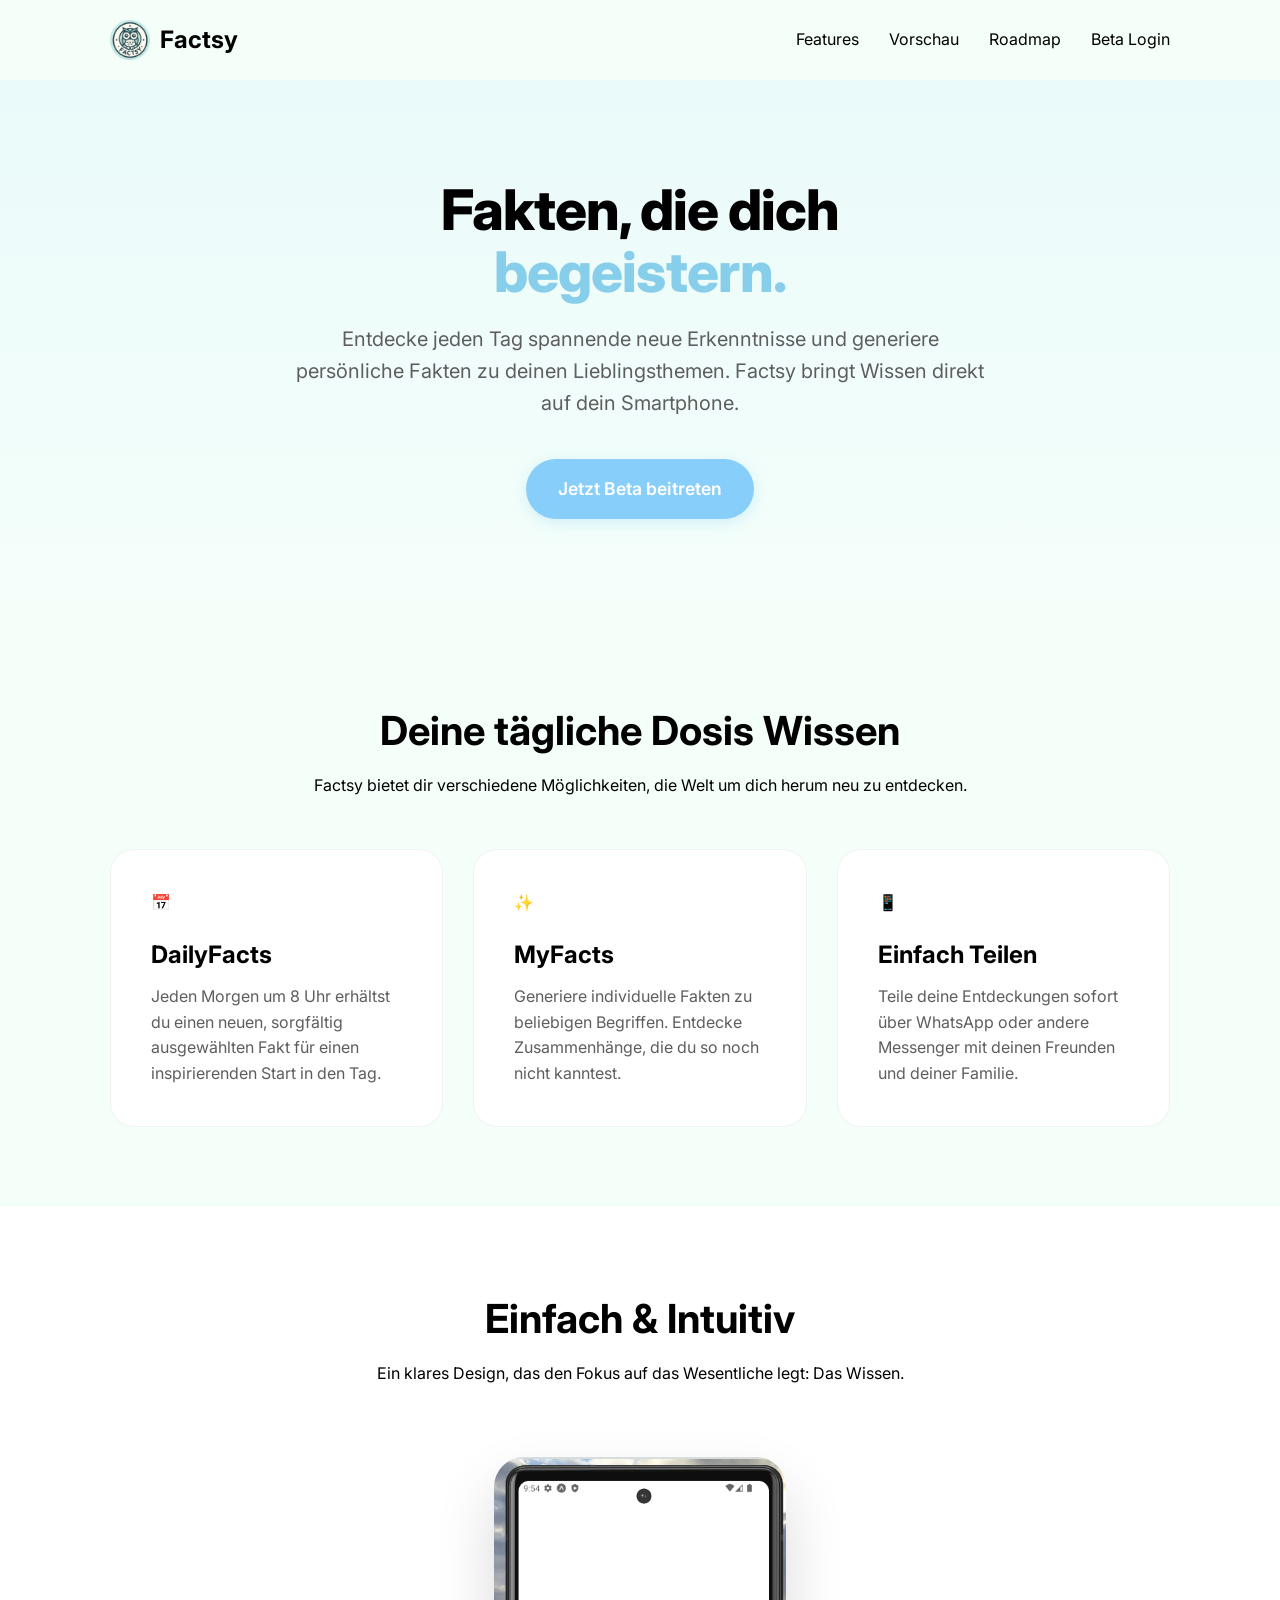
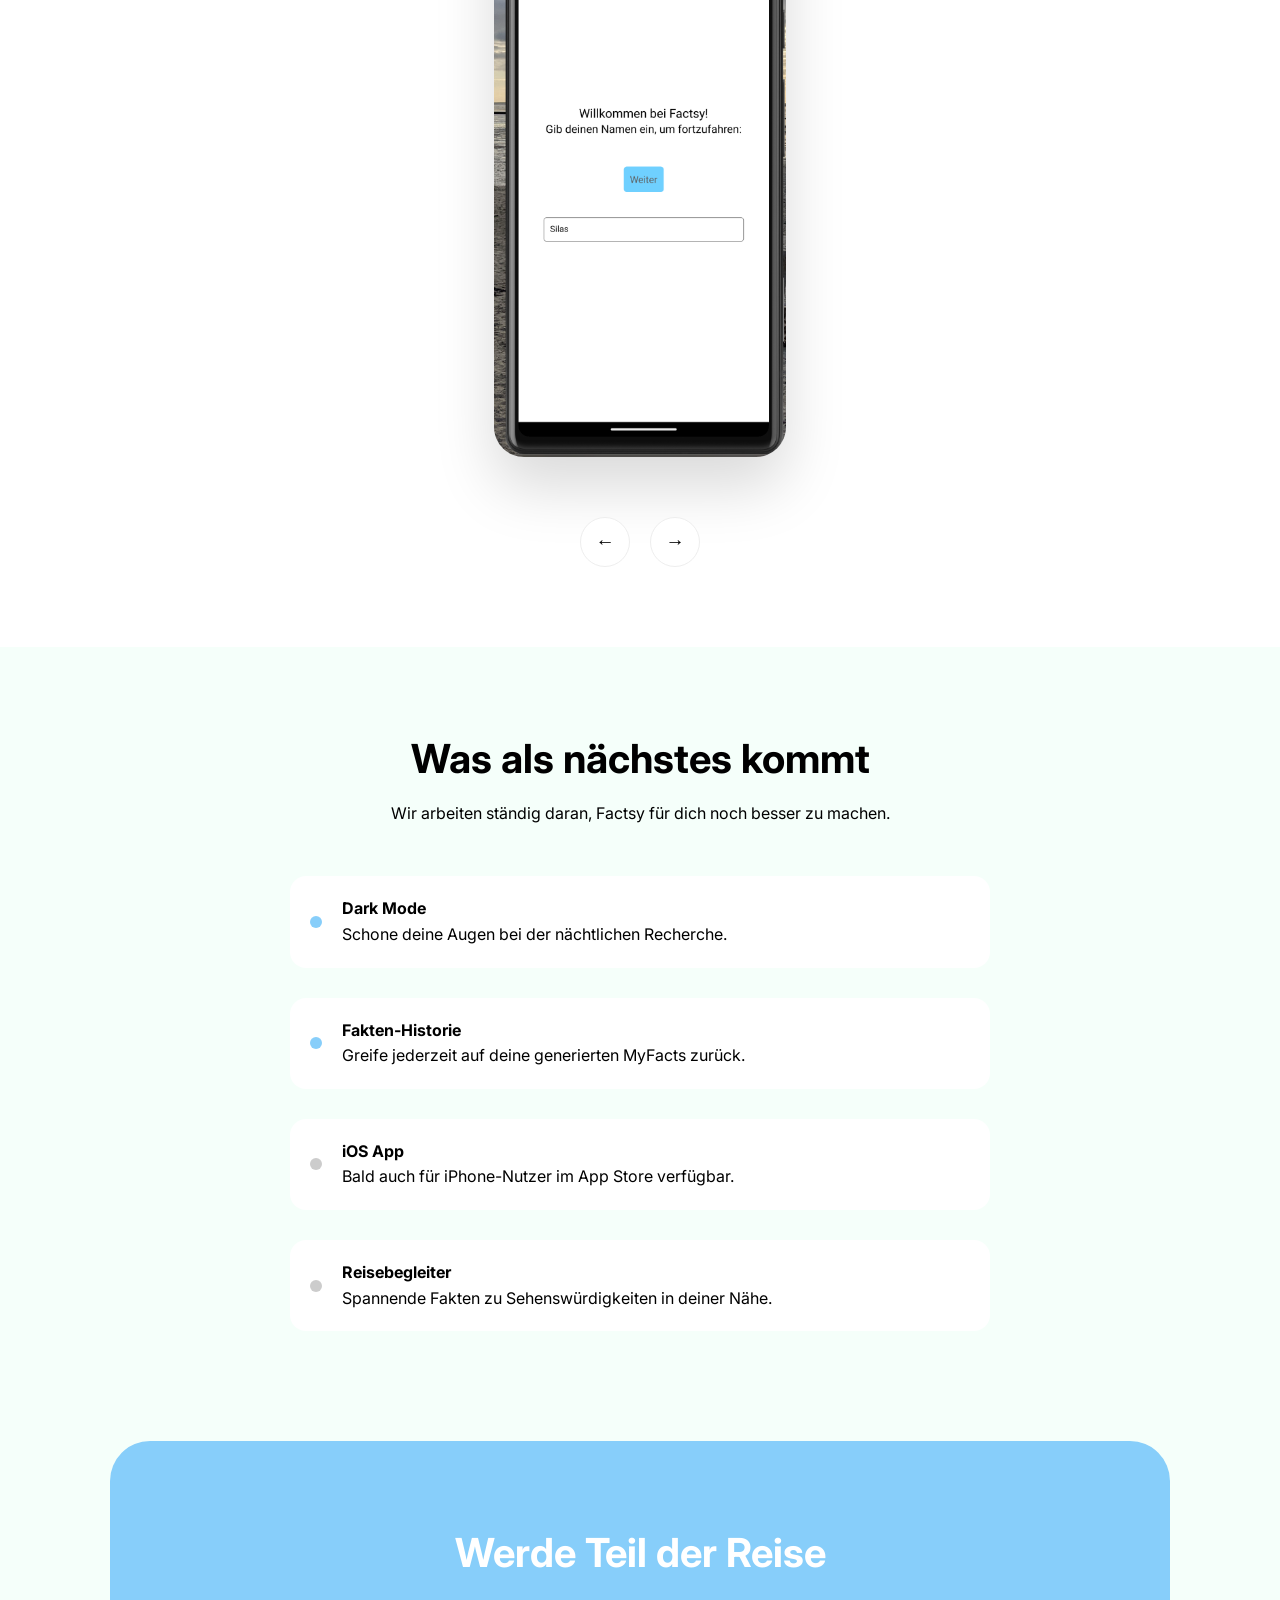
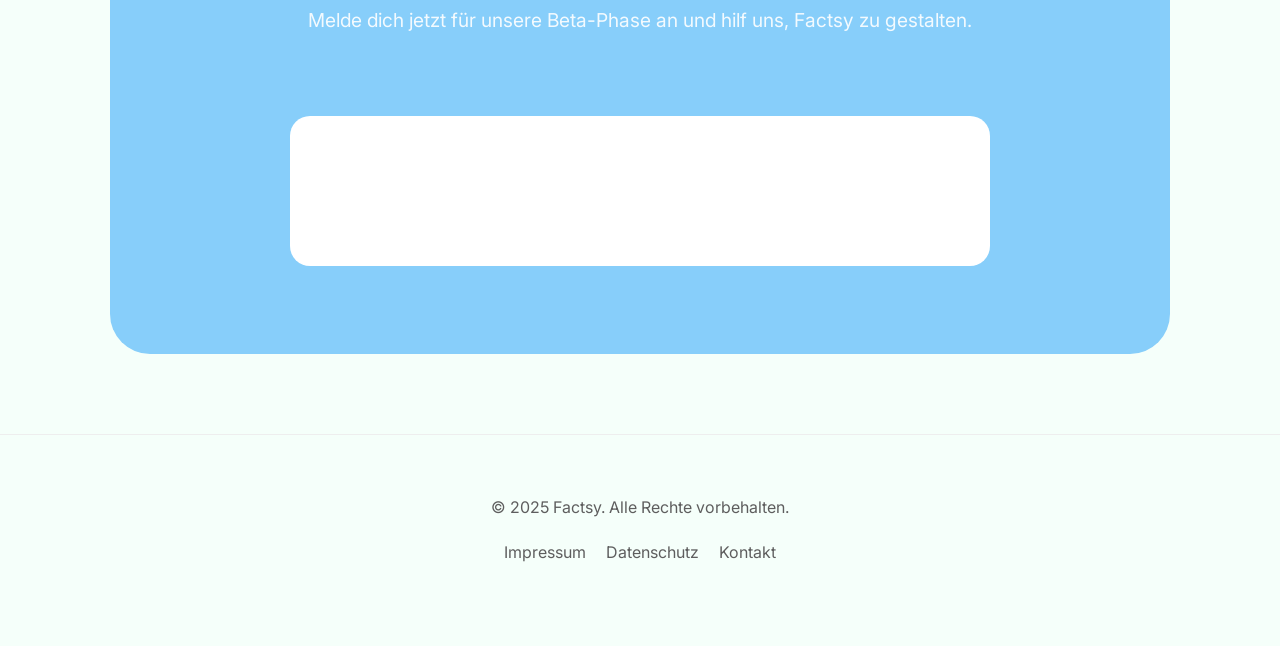
<file: index.html>
<!DOCTYPE html>
<html lang="de">
<head>
    <meta charset="UTF-8">
    <meta name="viewport" content="width=device-width, initial-scale=1.0">
    <title>Factsy - Spannende Fakten für deinen Alltag</title>
    <link rel="icon" type="image/png" href="./src/images/logo_4_round.png">
    <link rel="stylesheet" href="./styles/styles.css">
    <link rel="preconnect" href="https://fonts.googleapis.com">
    <link rel="preconnect" href="https://fonts.gstatic.com" crossorigin>
    <link href="https://fonts.googleapis.com/css2?family=Inter:wght@400;600;700;800&display=swap" rel="stylesheet">
</head>
<body>

    <header>
        <div class="container">
            <div class="logo">
                <img src="./src/images/logo_4_round.png" alt="Factsy Logo">
                <span>Factsy</span>
            </div>
            <nav>
                <ul>
                    <li><a href="#features">Features</a></li>
                    <li><a href="#screenshots">Vorschau</a></li>
                    <li><a href="#roadmap">Roadmap</a></li>
                    <li><a href="#anmeldung" class="btn-small">Beta Login</a></li>
                </ul>
            </nav>
        </div>
    </header>

    <main>
        <!-- Hero Section -->
        <section class="hero">
            <div class="container">
                <h1>Fakten, die dich <br><span style="color: var(--accent-dark)">begeistern.</span></h1>
                <p>Entdecke jeden Tag spannende neue Erkenntnisse und generiere persönliche Fakten zu deinen Lieblingsthemen. Factsy bringt Wissen direkt auf dein Smartphone.</p>
                <a href="#anmeldung" class="btn">Jetzt Beta beitreten</a>
            </div>
        </section>

        <!-- Features Section -->
        <section id="features" class="features">
            <div class="container">
                <div class="section-title">
                    <h2>Deine tägliche Dosis Wissen</h2>
                    <p>Factsy bietet dir verschiedene Möglichkeiten, die Welt um dich herum neu zu entdecken.</p>
                </div>
                <div class="features-grid">
                    <div class="feature-card">
                        <div class="icon">📅</div>
                        <h3>DailyFacts</h3>
                        <p>Jeden Morgen um 8 Uhr erhältst du einen neuen, sorgfältig ausgewählten Fakt für einen inspirierenden Start in den Tag.</p>
                    </div>
                    <div class="feature-card">
                        <div class="icon">✨</div>
                        <h3>MyFacts</h3>
                        <p>Generiere individuelle Fakten zu beliebigen Begriffen. Entdecke Zusammenhänge, die du so noch nicht kanntest.</p>
                    </div>
                    <div class="feature-card">
                        <div class="icon">📱</div>
                        <h3>Einfach Teilen</h3>
                        <p>Teile deine Entdeckungen sofort über WhatsApp oder andere Messenger mit deinen Freunden und deiner Familie.</p>
                    </div>
                </div>
            </div>
        </section>

        <!-- App Preview Slider -->
        <section id="screenshots" class="preview-section">
            <div class="container">
                <div class="section-title">
                    <h2>Einfach & Intuitiv</h2>
                    <p>Ein klares Design, das den Fokus auf das Wesentliche legt: Das Wissen.</p>
                </div>
                
                <div class="slider-container">
                    <div class="slides">
                        <div class="slide"><img src="./src/images/screenshot1.png" alt="Factsy App Home"></div>
                        <div class="slide"><img src="./src/images/screenshot2.png" alt="Factsy App Features"></div>
                        <div class="slide"><img src="./src/images/screenshot3.png" alt="Factsy App Sharing"></div>
                    </div>
                    <div class="slider-nav">
                        <button class="nav-btn prev">←</button>
                        <button class="nav-btn next">→</button>
                    </div>
                </div>
            </div>
        </section>

        <!-- Roadmap -->
        <section id="roadmap" class="roadmap">
            <div class="container">
                <div class="section-title">
                    <h2>Was als nächstes kommt</h2>
                    <p>Wir arbeiten ständig daran, Factsy für dich noch besser zu machen.</p>
                </div>
                <div class="roadmap-list">
                    <div class="roadmap-item">
                        <div class="status"></div>
                        <div>
                            <strong>Dark Mode</strong>
                            <p>Schone deine Augen bei der nächtlichen Recherche.</p>
                        </div>
                    </div>
                    <div class="roadmap-item">
                        <div class="status"></div>
                        <div>
                            <strong>Fakten-Historie</strong>
                            <p>Greife jederzeit auf deine generierten MyFacts zurück.</p>
                        </div>
                    </div>
                    <div class="roadmap-item">
                        <div class="status" style="background: #ccc"></div>
                        <div>
                            <strong>iOS App</strong>
                            <p>Bald auch für iPhone-Nutzer im App Store verfügbar.</p>
                        </div>
                    </div>
                    <div class="roadmap-item">
                        <div class="status" style="background: #ccc"></div>
                        <div>
                            <strong>Reisebegleiter</strong>
                            <p>Spannende Fakten zu Sehenswürdigkeiten in deiner Nähe.</p>
                        </div>
                    </div>
                </div>
            </div>
        </section>

        <!-- Beta CTA Section -->
        <section id="anmeldung" class="container">
            <div class="beta-cta">
                <h2>Werde Teil der Reise</h2>
                <p>Melde dich jetzt für unsere Beta-Phase an und hilf uns, Factsy zu gestalten.</p>
                
                <iframe src="https://docs.google.com/forms/d/e/1FAIpQLSdsdI5U6_d0DBb1TytcgJ3PTtNoRTYoQCx7PFN446D88vDlsw/viewform?embedded=true" frameborder="0" marginheight="0" marginwidth="0">Wird geladen...</iframe>
            </div>
        </section>
    </main>

    <footer>
        <div class="container">
            <p>&copy; 2025 Factsy. Alle Rechte vorbehalten.</p>
            <div class="footer-links">
                <a href="./pages/Impressum.html">Impressum</a>
                <a href="./pages/datenschutz.html">Datenschutz</a>
                <a href="./pages/kontakt.html">Kontakt</a>
            </div>
        </div>
    </footer>

    <script>
        const slidesContainer = document.querySelector('.slides');
        const slides = document.querySelectorAll('.slide');
        const prevBtn = document.querySelector('.prev');
        const nextBtn = document.querySelector('.next');
        
        let currentIndex = 0;
        
        function updateSlider() {
            slidesContainer.style.transform = `translateX(-${currentIndex * 100}%)`;
        }
        
        nextBtn.addEventListener('click', () => {
            currentIndex = (currentIndex + 1) % slides.length;
            updateSlider();
        });
        
        prevBtn.addEventListener('click', () => {
            currentIndex = (currentIndex - 1 + slides.length) % slides.length;
            updateSlider();
        });

        // Auto-slide optional
        // setInterval(() => {
        //     currentIndex = (currentIndex + 1) % slides.length;
        //     updateSlider();
        // }, 5000);
    </script>
</body>
</html>
</file>
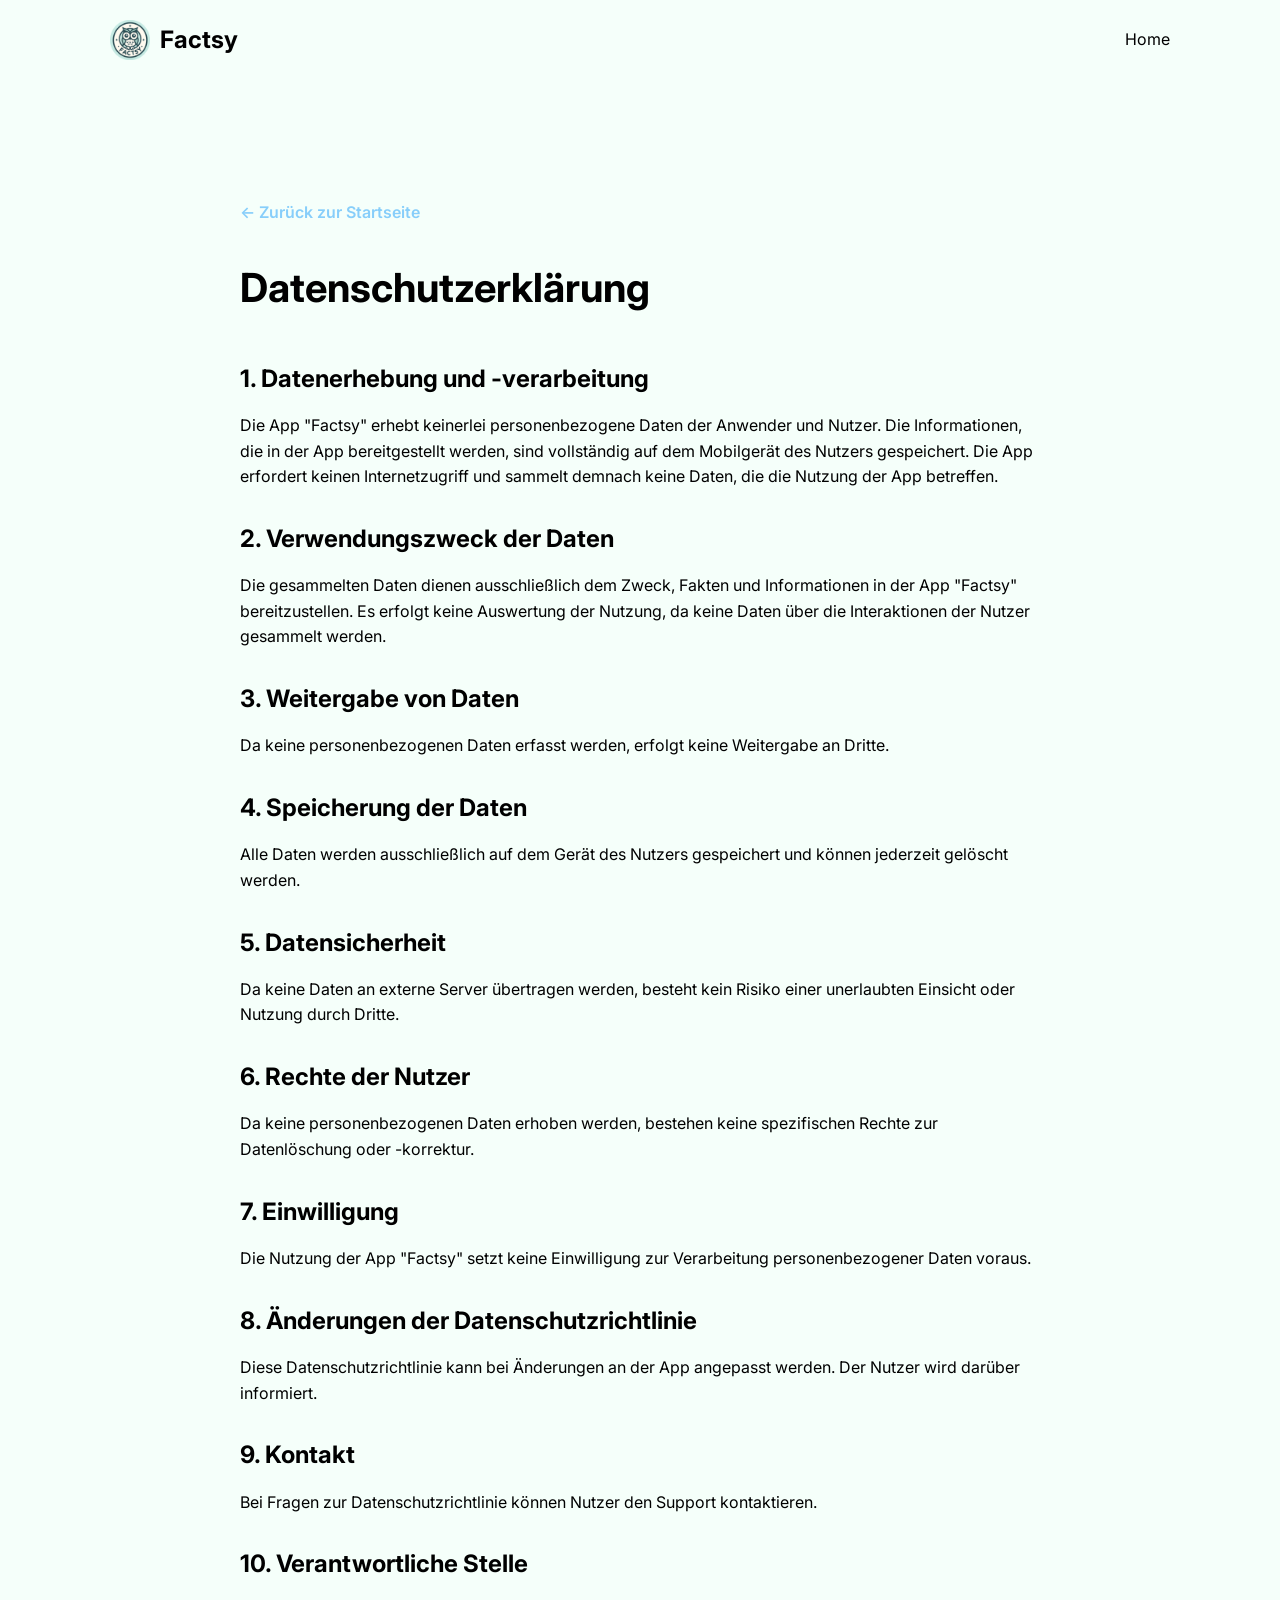
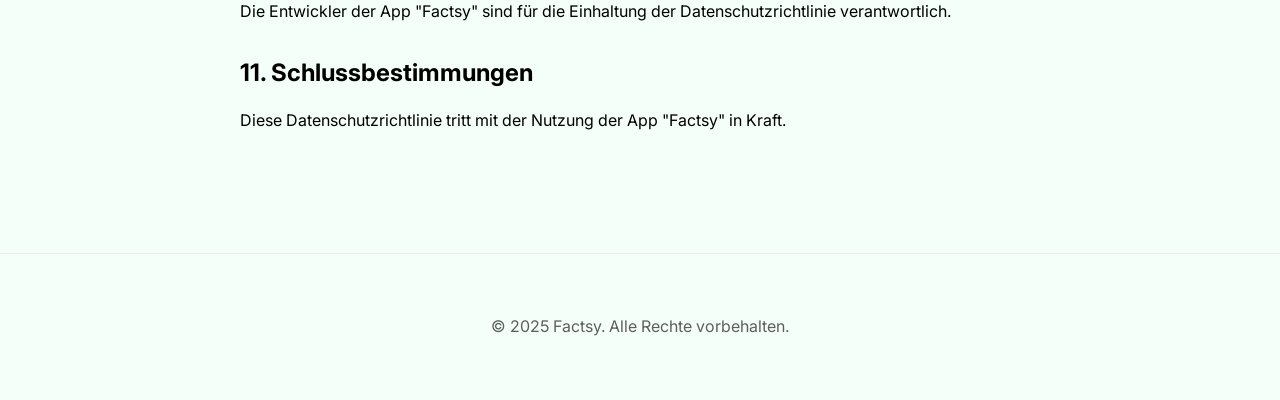
<file: pages/datenschutz.html>
<!DOCTYPE html>
<html lang="de">
<head>
    <meta charset="UTF-8">
    <meta name="viewport" content="width=device-width, initial-scale=1.0">
    <title>Datenschutz - Factsy</title>
    <link rel="icon" type="image/png" href="../src/images/logo_4_round.png">
    <link rel="stylesheet" href="../styles/styles.css">
    <link rel="preconnect" href="https://fonts.googleapis.com">
    <link rel="preconnect" href="https://fonts.gstatic.com" crossorigin>
    <link href="https://fonts.googleapis.com/css2?family=Inter:wght@400;600;700&display=swap" rel="stylesheet">
    <style>
        .content-page {
            padding: 120px 0;
            max-width: 800px;
            margin: 0 auto;
        }
        .content-page h1 {
            margin-bottom: 40px;
            font-size: 2.5rem;
        }
        .content-page h2 {
            margin-top: 30px;
            margin-bottom: 15px;
            font-size: 1.5rem;
        }
        .back-link {
            display: inline-block;
            margin-bottom: 30px;
            color: var(--accent-color);
            font-weight: 600;
        }
    </style>
</head>
<body>
    <header>
        <div class="container">
            <div class="logo">
                <img src="../src/images/logo_4_round.png" alt="Factsy Logo">
                <span>Factsy</span>
            </div>
            <nav>
                <ul>
                    <li><a href="../index.html">Home</a></li>
                </ul>
            </nav>
        </div>
    </header>

    <main class="container">
        <div class="content-page">
            <a href="../index.html" class="back-link">← Zurück zur Startseite</a>
            <h1>Datenschutzerklärung</h1>

            <h2>1. Datenerhebung und -verarbeitung</h2>
            <p>Die App "Factsy" erhebt keinerlei personenbezogene Daten der Anwender und Nutzer. Die Informationen, die in der App bereitgestellt werden, sind vollständig auf dem Mobilgerät des Nutzers gespeichert. Die App erfordert keinen Internetzugriff und sammelt demnach keine Daten, die die Nutzung der App betreffen.</p>

            <h2>2. Verwendungszweck der Daten</h2>
            <p>Die gesammelten Daten dienen ausschließlich dem Zweck, Fakten und Informationen in der App "Factsy" bereitzustellen. Es erfolgt keine Auswertung der Nutzung, da keine Daten über die Interaktionen der Nutzer gesammelt werden.</p>

            <h2>3. Weitergabe von Daten</h2>
            <p>Da keine personenbezogenen Daten erfasst werden, erfolgt keine Weitergabe an Dritte.</p>

            <h2>4. Speicherung der Daten</h2>
            <p>Alle Daten werden ausschließlich auf dem Gerät des Nutzers gespeichert und können jederzeit gelöscht werden.</p>

            <h2>5. Datensicherheit</h2>
            <p>Da keine Daten an externe Server übertragen werden, besteht kein Risiko einer unerlaubten Einsicht oder Nutzung durch Dritte.</p>

            <h2>6. Rechte der Nutzer</h2>
            <p>Da keine personenbezogenen Daten erhoben werden, bestehen keine spezifischen Rechte zur Datenlöschung oder -korrektur.</p>

            <h2>7. Einwilligung</h2>
            <p>Die Nutzung der App "Factsy" setzt keine Einwilligung zur Verarbeitung personenbezogener Daten voraus.</p>

            <h2>8. Änderungen der Datenschutzrichtlinie</h2>
            <p>Diese Datenschutzrichtlinie kann bei Änderungen an der App angepasst werden. Der Nutzer wird darüber informiert.</p>

            <h2>9. Kontakt</h2>
            <p>Bei Fragen zur Datenschutzrichtlinie können Nutzer den Support kontaktieren.</p>

            <h2>10. Verantwortliche Stelle</h2>
            <p>Die Entwickler der App "Factsy" sind für die Einhaltung der Datenschutzrichtlinie verantwortlich.</p>

            <h2>11. Schlussbestimmungen</h2>
            <p>Diese Datenschutzrichtlinie tritt mit der Nutzung der App "Factsy" in Kraft.</p>
        </div>
    </main>

    <footer>
        <div class="container">
            <p>&copy; 2025 Factsy. Alle Rechte vorbehalten.</p>
        </div>
    </footer>
</body>
</html>
</file>
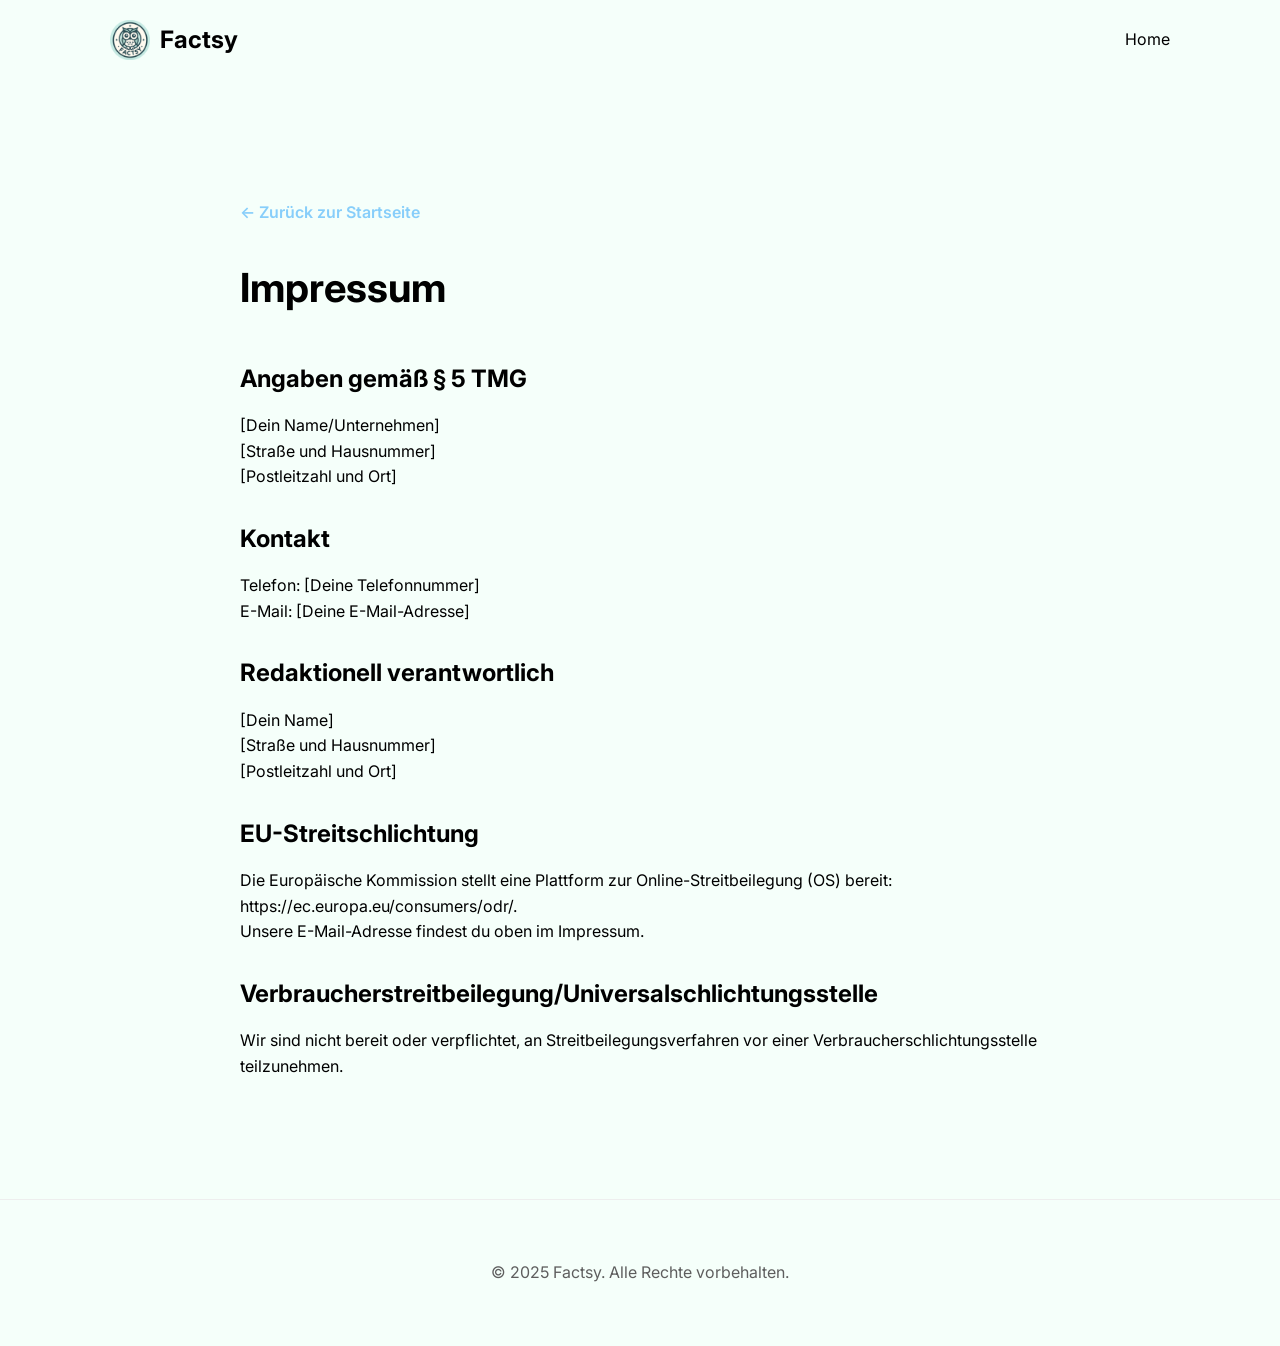
<file: pages/Impressum.html>
<!DOCTYPE html>
<html lang="de">
<head>
    <meta charset="UTF-8">
    <meta name="viewport" content="width=device-width, initial-scale=1.0">
    <title>Impressum - Factsy</title>
    <link rel="icon" type="image/png" href="../src/images/logo_4_round.png">
    <link rel="stylesheet" href="../styles/styles.css">
    <link rel="preconnect" href="https://fonts.googleapis.com">
    <link rel="preconnect" href="https://fonts.gstatic.com" crossorigin>
    <link href="https://fonts.googleapis.com/css2?family=Inter:wght@400;600;700&display=swap" rel="stylesheet">
    <style>
        .content-page {
            padding: 120px 0;
            max-width: 800px;
            margin: 0 auto;
        }
        .content-page h1 {
            margin-bottom: 40px;
            font-size: 2.5rem;
        }
        .content-page h2 {
            margin-top: 30px;
            margin-bottom: 15px;
            font-size: 1.5rem;
        }
        .back-link {
            display: inline-block;
            margin-bottom: 30px;
            color: var(--accent-color);
            font-weight: 600;
        }
    </style>
</head>
<body>
    <header>
        <div class="container">
            <div class="logo">
                <img src="../src/images/logo_4_round.png" alt="Factsy Logo">
                <span>Factsy</span>
            </div>
            <nav>
                <ul>
                    <li><a href="../index.html">Home</a></li>
                </ul>
            </nav>
        </div>
    </header>

    <main class="container">
        <div class="content-page">
            <a href="../index.html" class="back-link">← Zurück zur Startseite</a>
            <h1>Impressum</h1>

            <h2>Angaben gemäß § 5 TMG</h2>
            <p>[Dein Name/Unternehmen]<br>
            [Straße und Hausnummer]<br>
            [Postleitzahl und Ort]</p>

            <h2>Kontakt</h2>
            <p>Telefon: [Deine Telefonnummer]<br>
            E-Mail: [Deine E-Mail-Adresse]</p>

            <h2>Redaktionell verantwortlich</h2>
            <p>[Dein Name]<br>
            [Straße und Hausnummer]<br>
            [Postleitzahl und Ort]</p>

            <h2>EU-Streitschlichtung</h2>
            <p>Die Europäische Kommission stellt eine Plattform zur Online-Streitbeilegung (OS) bereit: <a href="https://ec.europa.eu/consumers/odr/" target="_blank">https://ec.europa.eu/consumers/odr/</a>.<br>
            Unsere E-Mail-Adresse findest du oben im Impressum.</p>

            <h2>Verbraucherstreitbeilegung/Universalschlichtungsstelle</h2>
            <p>Wir sind nicht bereit oder verpflichtet, an Streitbeilegungsverfahren vor einer Verbraucherschlichtungsstelle teilzunehmen.</p>
        </div>
    </main>

    <footer>
        <div class="container">
            <p>&copy; 2025 Factsy. Alle Rechte vorbehalten.</p>
        </div>
    </footer>
</body>
</html>
</file>
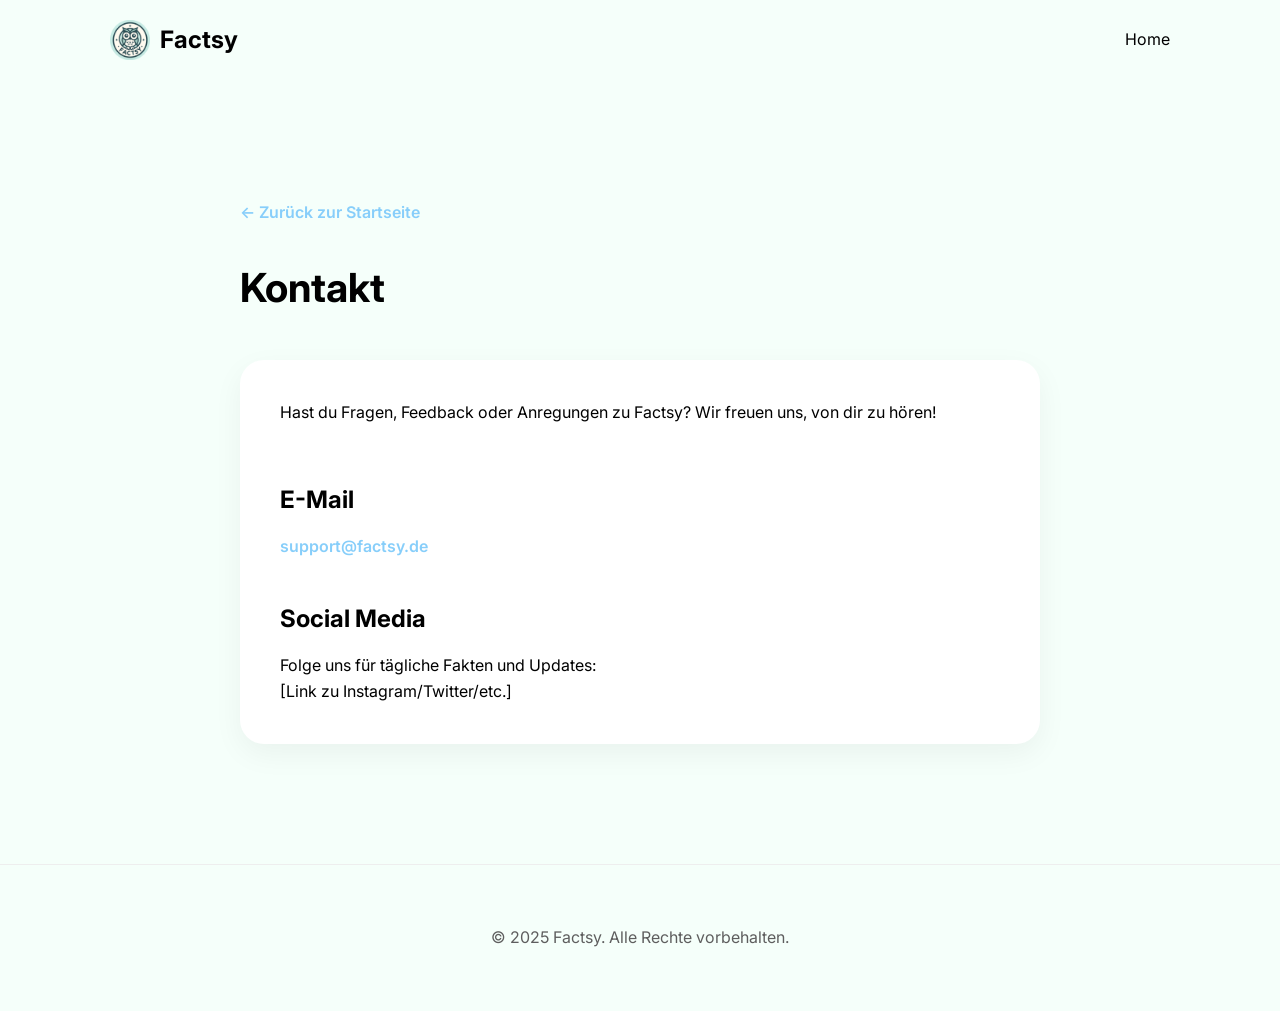
<file: pages/kontakt.html>
<!DOCTYPE html>
<html lang="de">
<head>
    <meta charset="UTF-8">
    <meta name="viewport" content="width=device-width, initial-scale=1.0">
    <title>Kontakt - Factsy</title>
    <link rel="icon" type="image/png" href="../src/images/logo_4_round.png">
    <link rel="stylesheet" href="../styles/styles.css">
    <link rel="preconnect" href="https://fonts.googleapis.com">
    <link rel="preconnect" href="https://fonts.gstatic.com" crossorigin>
    <link href="https://fonts.googleapis.com/css2?family=Inter:wght@400;600;700&display=swap" rel="stylesheet">
    <style>
        .content-page {
            padding: 120px 0;
            max-width: 800px;
            margin: 0 auto;
        }
        .content-page h1 {
            margin-bottom: 40px;
            font-size: 2.5rem;
        }
        .content-page h2 {
            margin-top: 30px;
            margin-bottom: 15px;
            font-size: 1.5rem;
        }
        .back-link {
            display: inline-block;
            margin-bottom: 30px;
            color: var(--accent-color);
            font-weight: 600;
        }
        .contact-info {
            background: var(--card-bg);
            padding: 40px;
            border-radius: 24px;
            box-shadow: 0 10px 30px rgba(0,0,0,0.05);
        }
    </style>
</head>
<body>
    <header>
        <div class="container">
            <div class="logo">
                <img src="../src/images/logo_4_round.png" alt="Factsy Logo">
                <span>Factsy</span>
            </div>
            <nav>
                <ul>
                    <li><a href="../index.html">Home</a></li>
                </ul>
            </nav>
        </div>
    </header>

    <main class="container">
        <div class="content-page">
            <a href="../index.html" class="back-link">← Zurück zur Startseite</a>
            <h1>Kontakt</h1>

            <div class="contact-info">
                <p>Hast du Fragen, Feedback oder Anregungen zu Factsy? Wir freuen uns, von dir zu hören!</p>
                <br>
                <h2>E-Mail</h2>
                <p><a href="mailto:support@factsy.de" style="color: var(--accent-color); font-weight: 600;">support@factsy.de</a></p>
                
                <h2 style="margin-top: 40px;">Social Media</h2>
                <p>Folge uns für tägliche Fakten und Updates:</p>
                <p>[Link zu Instagram/Twitter/etc.]</p>
            </div>
        </div>
    </main>

    <footer>
        <div class="container">
            <p>&copy; 2025 Factsy. Alle Rechte vorbehalten.</p>
        </div>
    </footer>
</body>
</html>
</file>
<file: styles/styles.css>
:root {
    --bg-color: #F5FFFA;
    --text-primary: #000000;
    --text-secondary: #5e5e5e;
    --accent-color: #87CEFA;
    --accent-dark: #87CEEB;
    --card-bg: #FFFFFF;
    --white: #FFFFFF;
    --max-width: 1100px;
    --transition: all 0.3s ease;
}

* {
    margin: 0;
    padding: 0;
    box-sizing: border-box;
}

body {
    font-family: 'Inter', -apple-system, BlinkMacSystemFont, "Segoe UI", Roboto, sans-serif;
    line-height: 1.6;
    color: var(--text-primary);
    background-color: var(--bg-color);
    overflow-x: hidden;
}

a {
    text-decoration: none;
    color: inherit;
    transition: var(--transition);
}

ul {
    list-style: none;
}

img {
    max-width: 100%;
    display: block;
}

/* Layout Containers */
.container {
    max-width: var(--max-width);
    margin: 0 auto;
    padding: 0 20px;
}

section {
    padding: 80px 0;
}

/* Header */
header {
    height: 80px;
    display: flex;
    align-items: center;
    position: sticky;
    top: 0;
    background: rgba(245, 255, 250, 0.8);
    backdrop-filter: blur(10px);
    z-index: 1000;
}

header .container {
    display: flex;
    justify-content: space-between;
    align-items: center;
    width: 100%;
}

.logo {
    display: flex;
    align-items: center;
    gap: 10px;
    font-weight: 700;
    font-size: 1.5rem;
}

.logo img {
    height: 40px;
}

nav ul {
    display: flex;
    gap: 30px;
}

nav a:hover {
    color: var(--accent-color);
}

/* Hero Section */
.hero {
    text-align: center;
    padding: 100px 0;
    background: linear-gradient(180deg, rgba(135, 206, 250, 0.1) 0%, rgba(245, 255, 250, 1) 100%);
}

.hero h1 {
    font-size: 3.5rem;
    font-weight: 800;
    line-height: 1.1;
    margin-bottom: 20px;
    letter-spacing: -1px;
}

.hero p {
    font-size: 1.25rem;
    color: var(--text-secondary);
    max-width: 700px;
    margin: 0 auto 40px;
}

.btn {
    display: inline-block;
    padding: 16px 32px;
    background-color: var(--accent-color);
    color: var(--white);
    border-radius: 50px;
    font-weight: 600;
    font-size: 1.1rem;
    transition: var(--transition);
    border: none;
    cursor: pointer;
    box-shadow: 0 4px 15px rgba(135, 206, 250, 0.3);
}

.btn:hover {
    background-color: var(--accent-dark);
    transform: translateY(-2px);
    box-shadow: 0 6px 20px rgba(135, 206, 250, 0.4);
}

/* Features Section */
.features-grid {
    display: grid;
    grid-template-columns: repeat(auto-fit, minmax(300px, 1fr));
    gap: 30px;
    margin-top: 50px;
}

.feature-card {
    background: var(--card-bg);
    padding: 40px;
    border-radius: 24px;
    transition: var(--transition);
    border: 1px solid rgba(0,0,0,0.05);
}

.feature-card:hover {
    transform: translateY(-10px);
    box-shadow: 0 20px 40px rgba(0,0,0,0.05);
}

.feature-card h3 {
    margin: 20px 0 10px;
    font-size: 1.5rem;
}

.feature-card p {
    color: var(--text-secondary);
}

/* App Preview Slider */
.preview-section {
    background-color: var(--white);
    overflow: hidden;
}

.section-title {
    text-align: center;
    margin-bottom: 50px;
}

.section-title h2 {
    font-size: 2.5rem;
    margin-bottom: 10px;
}

.slider-container {
    position: relative;
    max-width: 900px;
    margin: 0 auto;
}

.slides {
    display: flex;
    transition: transform 0.5s cubic-bezier(0.4, 0, 0.2, 1);
}

.slide {
    min-width: 100%;
    display: flex;
    justify-content: center;
    padding: 20px;
}

.slide img {
    border-radius: 30px;
    box-shadow: 0 30px 60px rgba(0,0,0,0.15);
    max-height: 600px;
}

.slider-nav {
    display: flex;
    justify-content: center;
    gap: 20px;
    margin-top: 40px;
}

.nav-btn {
    background: var(--white);
    border: 1px solid #eee;
    width: 50px;
    height: 50px;
    border-radius: 50%;
    cursor: pointer;
    display: flex;
    align-items: center;
    justify-content: center;
    font-size: 1.2rem;
    transition: var(--transition);
}

.nav-btn:hover {
    background: var(--accent-color);
    color: var(--white);
    border-color: var(--accent-color);
}

/* Roadmap */
.roadmap-list {
    max-width: 700px;
    margin: 0 auto;
}

.roadmap-item {
    display: flex;
    gap: 20px;
    margin-bottom: 30px;
    background: var(--card-bg);
    padding: 20px;
    border-radius: 16px;
    align-items: center;
}

.roadmap-item .status {
    width: 12px;
    height: 12px;
    border-radius: 50%;
    background: var(--accent-color);
    flex-shrink: 0;
}

/* Beta CTA */
.beta-cta {
    background: var(--accent-color);
    color: var(--white);
    text-align: center;
    border-radius: 40px;
    padding: 80px 40px;
    margin-bottom: 80px;
}

.beta-cta h2 {
    font-size: 2.5rem;
    margin-bottom: 20px;
}

.beta-cta p {
    font-size: 1.2rem;
    margin-bottom: 40px;
    opacity: 0.9;
}

.beta-cta .btn {
    background: var(--white);
    color: var(--accent-color);
    box-shadow: 0 10px 20px rgba(0,0,0,0.1);
}

.beta-cta iframe {
    width: 100%;
    max-width: 700px;
    border-radius: 20px;
    background: white;
    margin-top: 40px;
}

/* Footer */
footer {
    padding: 60px 0;
    border-top: 1px solid #eee;
    text-align: center;
    color: var(--text-secondary);
}

.footer-links {
    display: flex;
    justify-content: center;
    gap: 20px;
    margin: 20px 0;
}

.footer-links a:hover {
    color: var(--accent-color);
}

/* Mobile Responsive */
@media (max-width: 768px) {
    .hero h1 {
        font-size: 2.5rem;
    }
    
    nav {
        display: none;
    }
    
    .feature-card {
        padding: 30px;
    }
}
</file>
